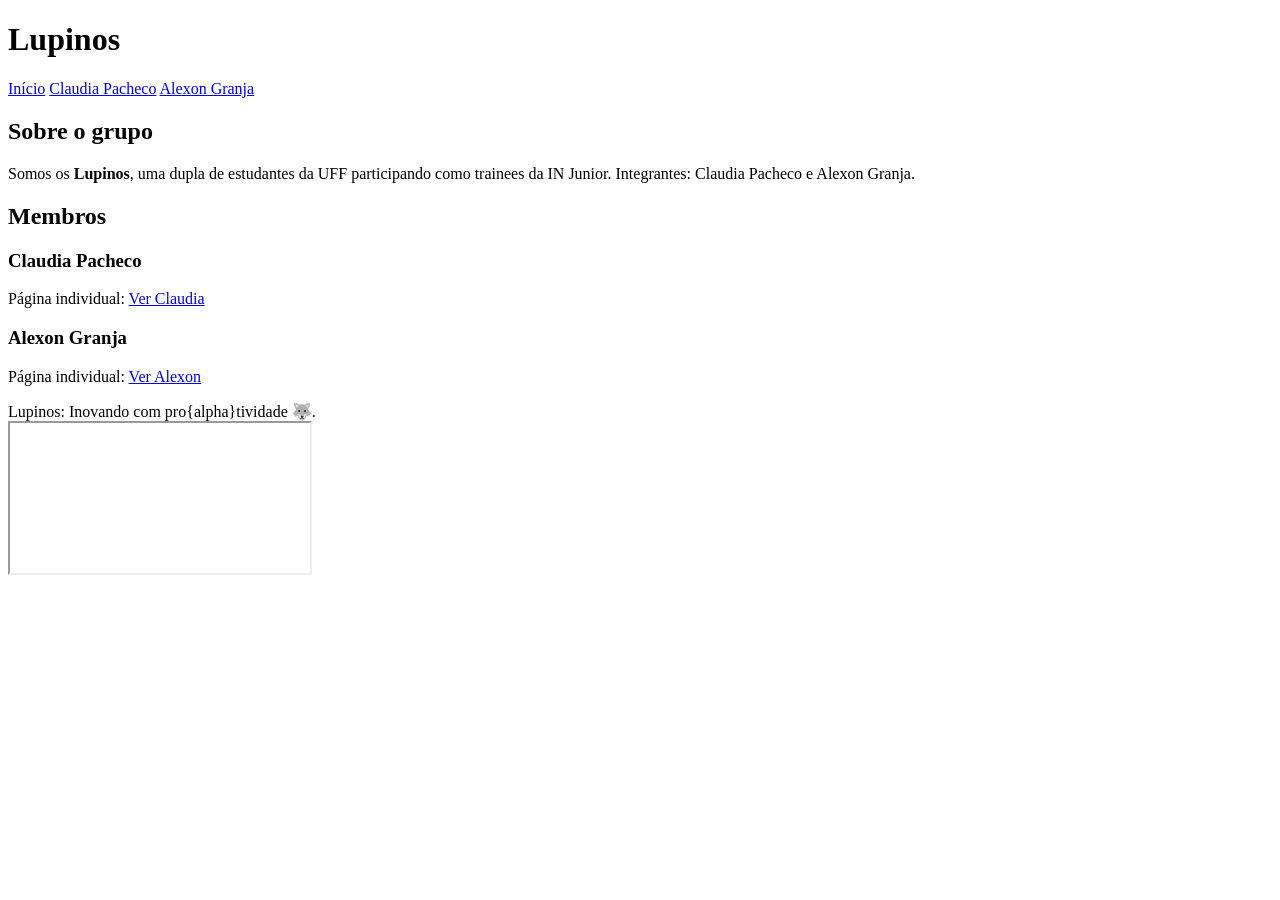
<file: index.html>
<!doctype html>
<html lang="pt-BR">
  <head>
    <meta charset="utf-8" />
    <meta name="viewport" content="width=device-width, initial-scale=1" />
    <title>Lupinos - Grupo IN Junior</title>
  </head>
  <body>
    <header>
      <h1>Lupinos</h1>
      <nav>
        <a href="site.html">Início</a>
        <a href="claudia.html">Claudia Pacheco</a>
        <a href="alexon.html">Alexon Granja</a>
      </nav>
    </header>

    <main>
      <section>
        <h2>Sobre o grupo</h2>
        <p>
          Somos os <strong>Lupinos</strong>, uma dupla de estudantes da UFF
          participando como trainees da IN Junior. Integrantes: Claudia Pacheco
          e Alexon Granja.
        </p>
      </section>

      <section>
        <h2>Membros</h2>
        <div class="members">
          <div class="member">
            <h3>Claudia Pacheco</h3>
            <p>
              Página individual:
              <a class="btn" href="claudia.html">Ver Claudia</a>
            </p>
          </div>
          <div class="member">
            <h3>Alexon Granja</h3>
            <p>
              Página individual:
              <a class="btn" href="alexon.html">Ver Alexon</a>
            </p>
          </div>
        </div>
      </section>
    </main>

    <footer>
      <div>
        <div class="slogan">Lupinos: Inovando com pro{alpha}tividade 🐺.</div>
      </div>
      <div>
        <iframe
          class="map"
          src="https://www.google.com/maps?q=Av.+Gal.+Milton+Tavares+de+Souza,+s/n+Niterói+RJ+24210-310&output=embed"
          allowfullscreen
        ></iframe>
      </div>
    </footer>
  </body>
</html>
</file>
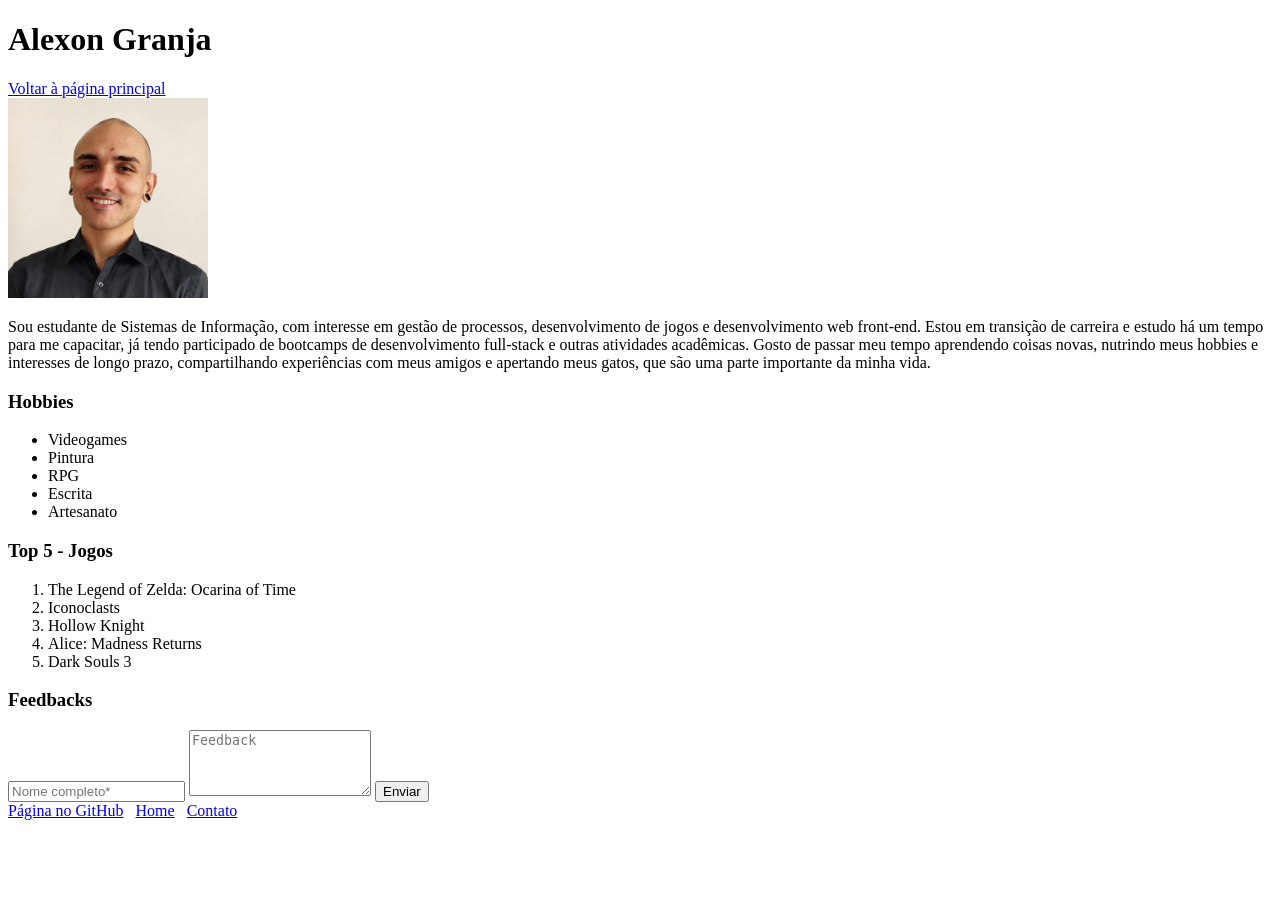
<file: alexon.html>
<!doctype html>
<html lang="pt-BR">
  <head>
    <meta charset="utf-8" />
    <meta name="viewport" content="width=device-width, initial-scale=1" />
    <title>Alexon Granja - Lupinos</title>
  </head>
  <body>
    <header>
      <h1>Alexon Granja</h1>
      <nav><a href="site.html">Voltar à página principal</a></nav>
    </header>
    <main>
      <img src="assets/img/alexon.jpg" alt="Foto de Alexon" width="200" />
      <p>
        Sou estudante de Sistemas de Informação, com interesse em gestão de
        processos, desenvolvimento de jogos e desenvolvimento web front-end.
        Estou em transição de carreira e estudo há um tempo para me capacitar,
        já tendo participado de bootcamps de desenvolvimento full-stack e outras
        atividades acadêmicas. Gosto de passar meu tempo aprendendo coisas
        novas, nutrindo meus hobbies e interesses de longo prazo, compartilhando
        experiências com meus amigos e apertando meus gatos, que são uma parte
        importante da minha vida.
      </p>

      <h3>Hobbies</h3>
      <ul>
        <li>Videogames</li>
        <li>Pintura</li>
        <li>RPG</li>
        <li>Escrita</li>
        <li>Artesanato</li>
      </ul>

      <h3>Top 5 - Jogos</h3>
      <ol>
        <li>The Legend of Zelda: Ocarina of Time</li>
        <li>Iconoclasts</li>
        <li>Hollow Knight</li>
        <li>Alice: Madness Returns</li>
        <li>Dark Souls 3</li>
      </ol>

      <section>
        <h3>Feedbacks</h3>
        <form>
          <input type="text" placeholder="Nome completo*" />
          <textarea rows="4" placeholder="Feedback"></textarea>
          <button type="button" class="btn">Enviar</button>
        </form>
      </section>
    </main>

    <footer>
      <div>
        <a class="btn" href="https://github.com/alxngrnj" target="_blank"
          >Página no GitHub</a
        >
        <a class="btn" href="site.html" style="margin-left: 8px">Home</a>
        <a class="btn" href="contact-alexon.html" style="margin-left: 8px"
          >Contato</a
        >
      </div>
    </footer>
  </body>
</html>
</file>
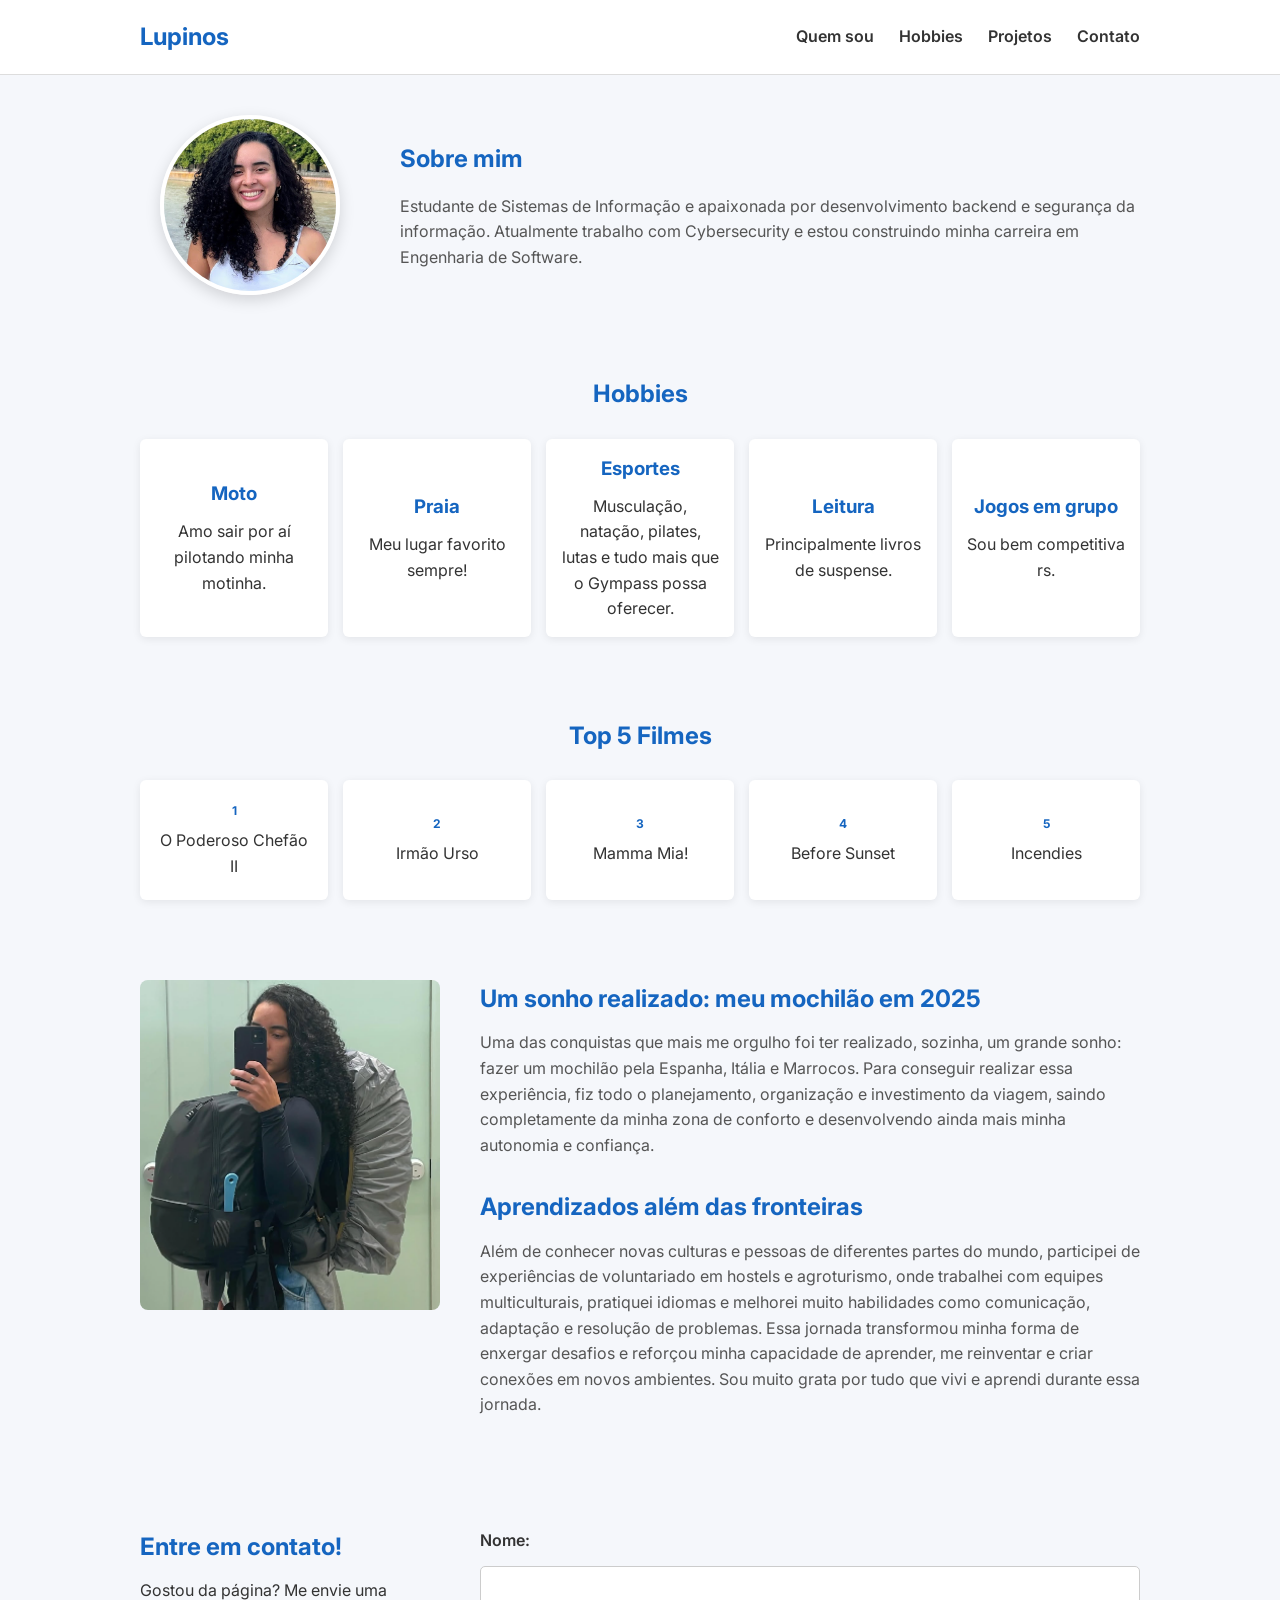
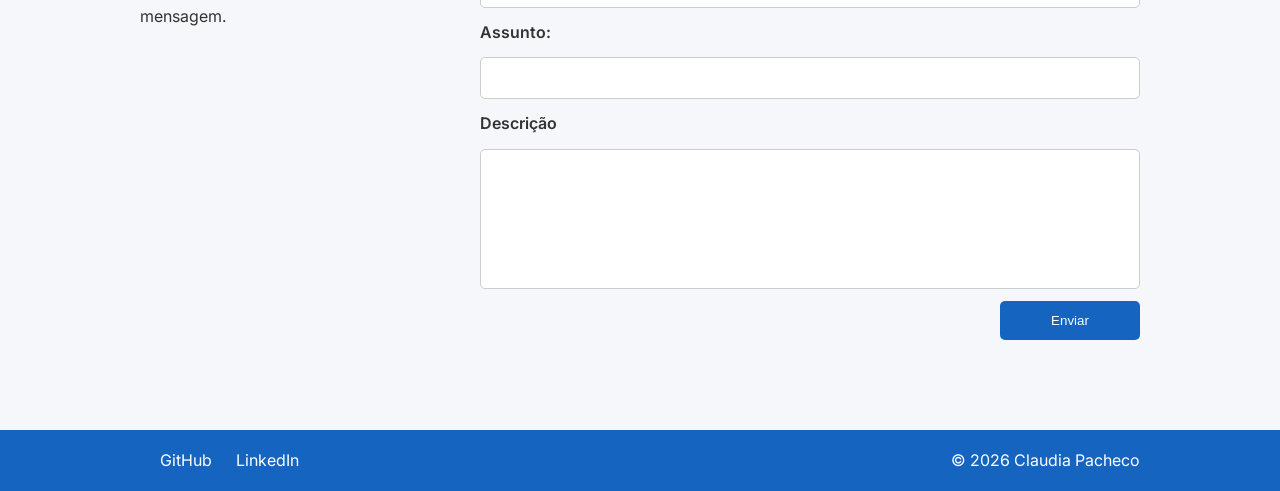
<file: claudia.html>
<!doctype html>
<html lang="pt-BR">
  <head>
    <meta charset="UTF-8" />
    <meta name="viewport" content="width=device-width, initial-scale=1.0" />
    <title>Claudia Pacheco</title>

    <link rel="stylesheet" href="assets/css/styles.css" />

    <link rel="preconnect" href="https://fonts.googleapis.com" />
    <link
      href="https://fonts.googleapis.com/css2?family=Inter:wght@300;400;500;600;700&display=swap"
      rel="stylesheet"
    />
  </head>

  <body>
    <header>
      <div class="container nav">
        <h2 class="logo">Lupinos</h2>

        <nav>
          <a href="#sobre">Quem sou</a>
          <a href="#hobbies">Hobbies</a>
          <a href="#filmes">Projetos</a>
          <a href="#contato">Contato</a>
        </nav>
      </div>
    </header>

    <main>
      <!-- HERO -->

      <section class="hero container" id="sobre">
        <div class="hero-image">
          <img src="assets/img/claudia.jpg" alt="Foto de Claudia" />
        </div>

        <div class="hero-text">
          <h2>Sobre mim</h2>

          <p>
            Estudante de Sistemas de Informação e apaixonada por desenvolvimento
            backend e segurança da informação. Atualmente trabalho com
            Cybersecurity e estou construindo minha carreira em Engenharia de
            Software.
          </p>
        </div>
      </section>

      <!-- HOBBIES -->

      <section class="container" id="hobbies">
        <div class="section-title">
          <h2>Hobbies</h2>
        </div>

        <div class="cards">
          <div class="card">
            <h3>Moto</h3>
            <p>Amo sair por aí pilotando minha motinha.</p>
          </div>

          <div class="card">
            <h3>Praia</h3>
            <p>Meu lugar favorito sempre!</p>
          </div>

          <div class="card">
            <h3>Esportes</h3>
            <p>
              Musculação, natação, pilates, lutas e tudo mais que o Gympass
              possa oferecer.
            </p>
          </div>

          <div class="card">
            <h3>Leitura</h3>
            <p>Principalmente livros de suspense.</p>
          </div>

          <div class="card">
            <h3>Jogos em grupo</h3>
            <p>Sou bem competitiva rs.</p>
          </div>
        </div>
      </section>

      <!-- FILMES -->

      <section class="container" id="filmes">
        <div class="section-title">
          <h2>Top 5 Filmes</h2>
        </div>

        <div class="cards">
          <div class="card numero">
            <span>1</span>
            <p>O Poderoso Chefão II</p>
          </div>

          <div class="card numero">
            <span>2</span>
            <p>Irmão Urso</p>
          </div>

          <div class="card numero">
            <span>3</span>
            <p>Mamma Mia!</p>
          </div>

          <div class="card numero">
            <span>4</span>
            <p>Before Sunset</p>
          </div>

          <div class="card numero">
            <span>5</span>
            <p>Incendies</p>
          </div>
        </div>
      </section>

      <!-- SOBRE -->
      <section class="container sobre-grid">
        <div class="sobre-img">
          <img src="assets/img/voluntariado.png" alt="Foto com Mochilão" />
        </div>

        <div class="sobre-texto">
          <h2>Um sonho realizado: meu mochilão em 2025</h2>

          <p>
            Uma das conquistas que mais me orgulho foi ter realizado, sozinha,
            um grande sonho: fazer um mochilão pela Espanha, Itália e Marrocos.
            Para conseguir realizar essa experiência, fiz todo o planejamento,
            organização e investimento da viagem, saindo completamente da minha
            zona de conforto e desenvolvendo ainda mais minha autonomia e
            confiança.
          </p>

          <h2>Aprendizados além das fronteiras</h2>

          <p>
            Além de conhecer novas culturas e pessoas de diferentes partes do
            mundo, participei de experiências de voluntariado em hostels e
            agroturismo, onde trabalhei com equipes multiculturais, pratiquei
            idiomas e melhorei muito habilidades como comunicação, adaptação e
            resolução de problemas. Essa jornada transformou minha forma de
            enxergar desafios e reforçou minha capacidade de aprender, me
            reinventar e criar conexões em novos ambientes. Sou muito grata por
            tudo que vivi e aprendi durante essa jornada.
          </p>
        </div>
      </section>

      <!-- CONTATO -->

      <section class="container contato" id="contato">
        <div class="contato-info">
          <h2>Entre em contato!</h2>

          <p>Gostou da página? Me envie uma mensagem.</p>
        </div>

        <form>
          <label>Nome:</label>
          <input type="text" />

          <label>Assunto:</label>
          <input type="text" />

          <label>Descrição</label>
          <textarea></textarea>

          <button class="btn">Enviar</button>
        </form>
      </section>
    </main>

    <footer>
      <div class="container footer">
        <div>
          <a href="https://github.com/claudiabeathriz" target="_blank">
            GitHub
          </a>

          <a href="https://linkedin.com/in/claudiabopacheco" target="_blank">
            LinkedIn
          </a>
        </div>

        <p>© 2026 Claudia Pacheco</p>
      </div>
    </footer>
  </body>
</html>
</file>
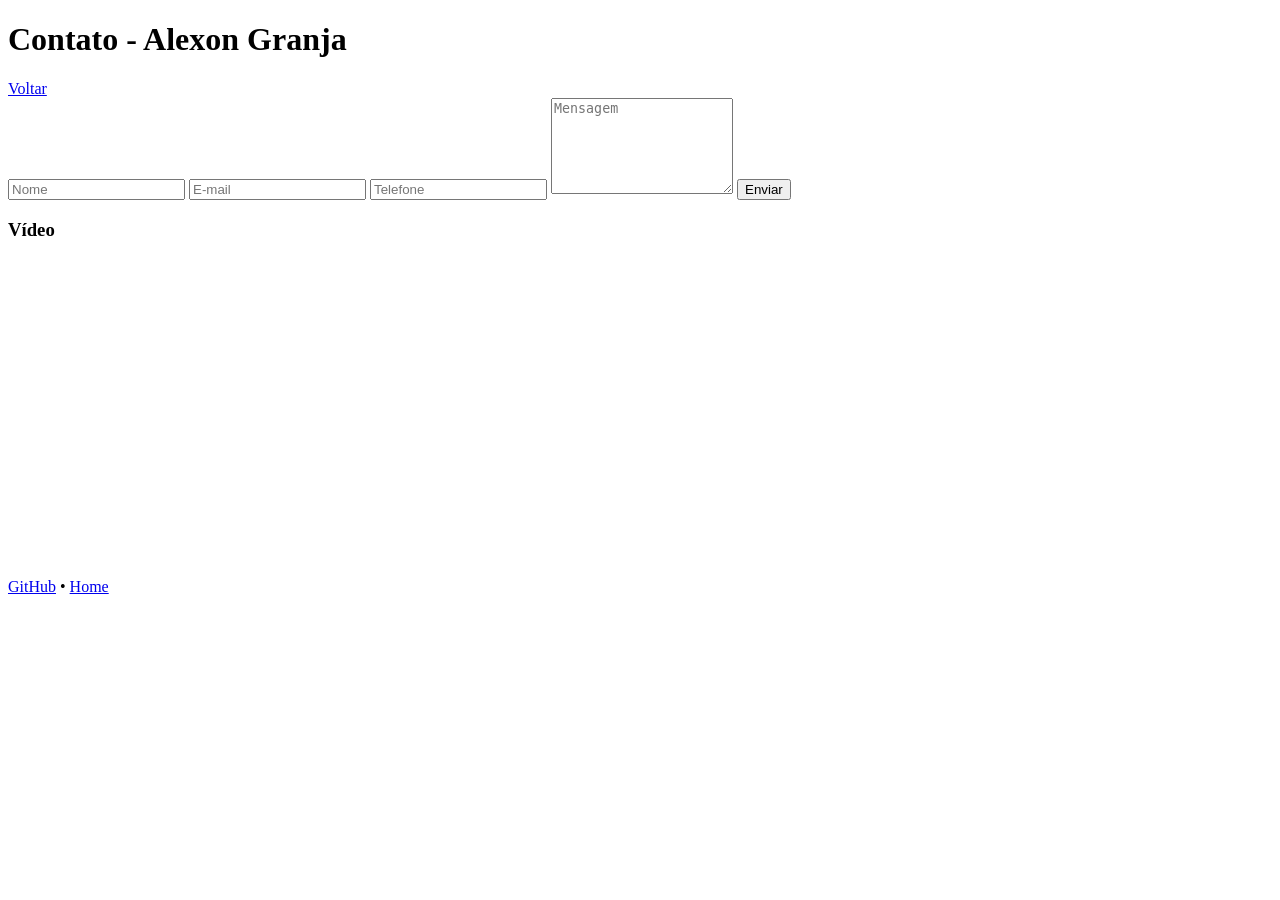
<file: contact-alexon.html>
<!doctype html>
<html lang="pt-BR">
  <head>
    <meta charset="utf-8" />
    <meta name="viewport" content="width=device-width, initial-scale=1" />
    <title>Contato - Alexon Granja</title>
  </head>
  <body>
    <header>
      <h1>Contato - Alexon Granja</h1>
      <nav><a href="alexon.html">Voltar</a></nav>
    </header>
    <main>
      <form>
        <input type="text" placeholder="Nome" />
        <input type="email" placeholder="E-mail" />
        <input type="tel" placeholder="Telefone" />
        <textarea rows="6" placeholder="Mensagem"></textarea>
        <button type="button" class="btn">Enviar</button>
      </form>

      <h3>Vídeo</h3>
      <iframe
        width="560"
        height="315"
        src="https://www.youtube.com/embed/y0sF5xhGreA"
        title="Vídeo de Alexon"
        frameborder="0"
        allowfullscreen
      ></iframe>
    </main>
    <footer>
      <a href="https://github.com/">GitHub</a> • <a href="site.html">Home</a>
    </footer>
  </body>
</html>
</file>
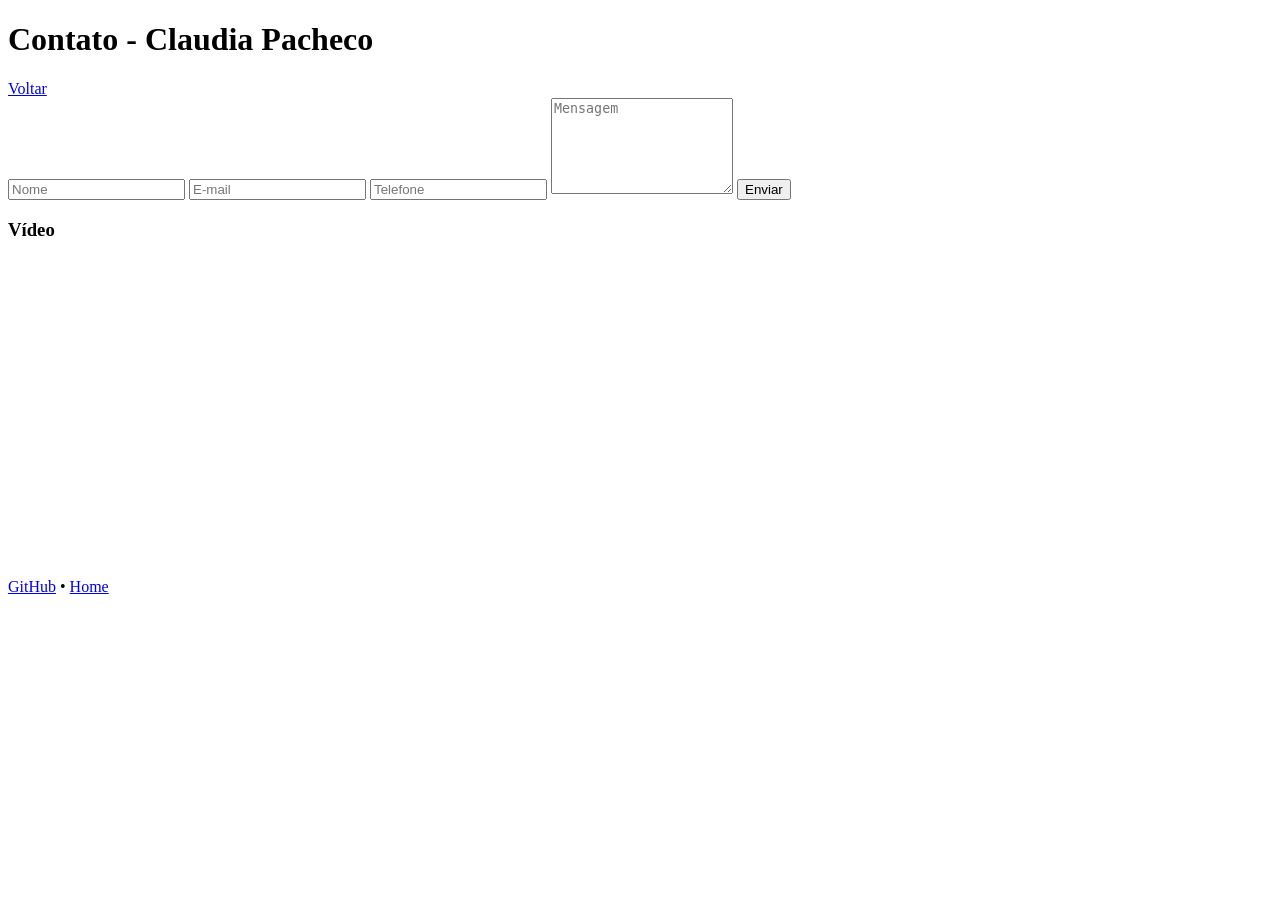
<file: contact-claudia.html>
<!doctype html>
<html lang="pt-BR">
  <head>
    <meta charset="utf-8" />
    <meta name="viewport" content="width=device-width, initial-scale=1" />
    <title>Contato - Claudia Pacheco</title>
  </head>
  <body>
    <header>
      <h1>Contato - Claudia Pacheco</h1>
      <nav><a href="claudia.html">Voltar</a></nav>
    </header>
    <main>
      <form>
        <input type="text" placeholder="Nome" />
        <input type="email" placeholder="E-mail" />
        <input type="tel" placeholder="Telefone" />
        <textarea rows="6" placeholder="Mensagem"></textarea>
        <button type="button" class="btn">Enviar</button>
      </form>

      <h3>Vídeo</h3>
      <iframe
        width="560"
        height="315"
        src="https://www.youtube.com/embed/nbfWVn9waM8"
        title="Vídeo de Claudia"
        frameborder="0"
        allowfullscreen
      ></iframe>
    </main>
    <footer>
      <a href="https://github.com/">GitHub</a> • <a href="site.html">Home</a>
    </footer>
  </body>
</html>
</file>
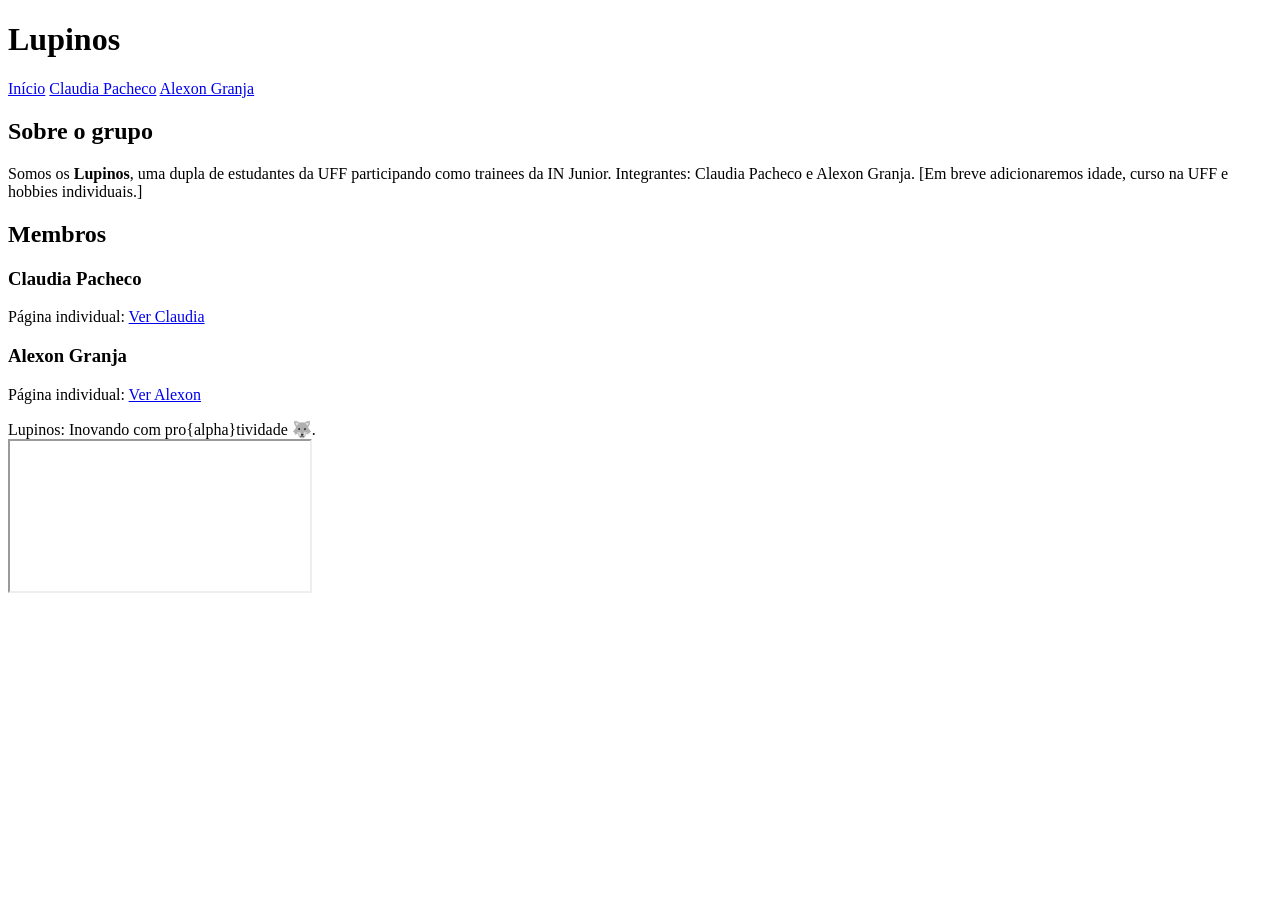
<file: site.html>
<!doctype html>
<html lang="pt-BR">
  <head>
    <meta charset="utf-8" />
    <meta name="viewport" content="width=device-width, initial-scale=1" />
    <title>Lupinos - Grupo IN Junior</title>
  </head>
  <body>
    <header>
      <h1>Lupinos</h1>
      <nav>
        <a href="site.html">Início</a>
        <a href="claudia.html">Claudia Pacheco</a>
        <a href="alexon.html">Alexon Granja</a>
      </nav>
    </header>

    <main>
      <section>
        <h2>Sobre o grupo</h2>
        <p>
          Somos os <strong>Lupinos</strong>, uma dupla de estudantes da UFF
          participando como trainees da IN Junior. Integrantes: Claudia Pacheco
          e Alexon Granja. [Em breve adicionaremos idade, curso na UFF e hobbies
          individuais.]
        </p>
      </section>

      <section>
        <h2>Membros</h2>
        <div class="members">
          <div class="member">
            <h3>Claudia Pacheco</h3>
            <p>
              Página individual:
              <a class="btn" href="claudia.html">Ver Claudia</a>
            </p>
          </div>
          <div class="member">
            <h3>Alexon Granja</h3>
            <p>
              Página individual:
              <a class="btn" href="alexon.html">Ver Alexon</a>
            </p>
          </div>
        </div>
      </section>
    </main>

    <footer>
      <div>
        <div class="slogan">Lupinos: Inovando com pro{alpha}tividade 🐺.</div>
      </div>
      <div>
        <iframe
          class="map"
          src="https://www.google.com/maps?q=Av.+Gal.+Milton+Tavares+de+Souza,+s/n+Niterói+RJ+24210-310&output=embed"
          allowfullscreen
        ></iframe>
      </div>
    </footer>
  </body>
</html>
</file>
<file: assets/css/styles.css>
/* RESET */

* {
  margin: 0;
  padding: 0;
  box-sizing: border-box;
}

body {
  font-family: "Inter", sans-serif;
  background: #f5f7fb;
  color: #333;
  line-height: 1.6;
}

img {
  display: block;
  max-width: 100%;
}

a {
  text-decoration: none;
  color: inherit;
}

.container {
  width: 90%;
  max-width: 1000px;
  margin: auto;
}

section {
  padding: 40px 0;
}

/* HEADER */

header {
  background: #fff;
  border-bottom: 1px solid #ddd;
}

.nav {
  display: flex;
  justify-content: space-between;
  align-items: center;
  padding: 18px 0;
}

.logo {
  color: #1565c0;
}

nav {
  display: flex;
  gap: 25px;
}

nav a {
  font-weight: 600;
}

nav a:hover {
  color: #1565c0;
}

/* HERO */

.hero {
  display: grid;
  grid-template-columns: 220px 1fr;
  gap: 40px;
  align-items: center;
}

.hero-image {
  display: flex;
  justify-content: center;
}

.hero-image img {
  width: 180px;
  height: 180px;
  border-radius: 50%;
  object-fit: cover;
  border: 4px solid white;
  box-shadow: 0 5px 15px rgba(0, 0, 0, 0.15);
}

.hero-text h2 {
  color: #1565c0;
  margin-bottom: 15px;
}

.hero-text p {
  color: #555;
}

/* TITULOS */

.section-title {
  text-align: center;
  margin-bottom: 25px;
}

.section-title h2 {
  color: #1565c0;
}

.sobre-texto h2,
.contato-info h2 {
  color: #1565c0;
  margin-bottom: 12px;
}

/* CARDS */

.cards {
  display: grid;
  grid-template-columns: repeat(5, 1fr);
  gap: 15px;
}

.card {
  background: white;
  border-radius: 6px;
  padding: 15px;
  min-height: 120px;

  display: flex;
  flex-direction: column;
  justify-content: center;
  align-items: center;
  text-align: center;

  box-shadow: 0 2px 8px rgba(0, 0, 0, 0.08);

  transition: 0.3s;
}

.card:hover {
  transform: translateY(-5px);
  box-shadow: 0 8px 18px rgba(0, 0, 0, 0.15);
}

.card h3 {
  margin-bottom: 10px;
  color: #1565c0;
}

.numero span {
  font-size: 12px;
  color: #1565c0;
  font-weight: bold;
  margin-bottom: 8px;
}

/* SOBRE */

.sobre-grid {
  display: grid;
  grid-template-columns: 300px 1fr;
  gap: 40px;
  align-items: start;
}

.sobre-img img {
  width: 100%;
  border-radius: 8px;
}

.sobre-texto p {
  margin-bottom: 30px;
  color: #555;
}

/* CONTATO */

.contato {
  display: grid;
  grid-template-columns: 300px 1fr;
  gap: 40px;
  align-items: start;
}

form {
  display: flex;
  flex-direction: column;
  gap: 12px;
}

label {
  font-weight: 600;
}

input,
textarea {
  padding: 12px;
  border: 1px solid #ccc;
  border-radius: 5px;
  font-family: inherit;
}

textarea {
  resize: none;
  height: 140px;
}

input:focus,
textarea:focus {
  outline: none;
  border-color: #1565c0;
}

.btn {
  align-self: flex-end;

  width: 140px;

  padding: 12px;

  border: none;

  border-radius: 5px;

  background: #1565c0;

  color: white;

  cursor: pointer;

  transition: 0.3s;
}

.btn:hover {
  background: #0d47a1;
}

/* FOOTER */

footer {
  margin-top: 50px;
  background: #1565c0;
  color: white;
}

.footer {
  display: flex;
  justify-content: space-between;
  align-items: center;
  padding: 18px 0;
}

.footer a {
  margin-left: 20px;
}

.footer a:hover {
  text-decoration: underline;
}

/* RESPONSIVO */

@media (max-width: 900px) {
  .hero,
  .sobre-grid,
  .contato {
    grid-template-columns: 1fr;
  }

  .hero {
    text-align: center;
  }

  .hero-image {
    order: -1;
  }

  .cards {
    grid-template-columns: repeat(2, 1fr);
  }

  .footer {
    flex-direction: column;
    gap: 15px;
  }
}

@media (max-width: 600px) {
  nav {
    gap: 15px;
    font-size: 14px;
  }

  .cards {
    grid-template-columns: 1fr;
  }

  .hero-image img {
    width: 150px;
    height: 150px;
  }
}
</file>
